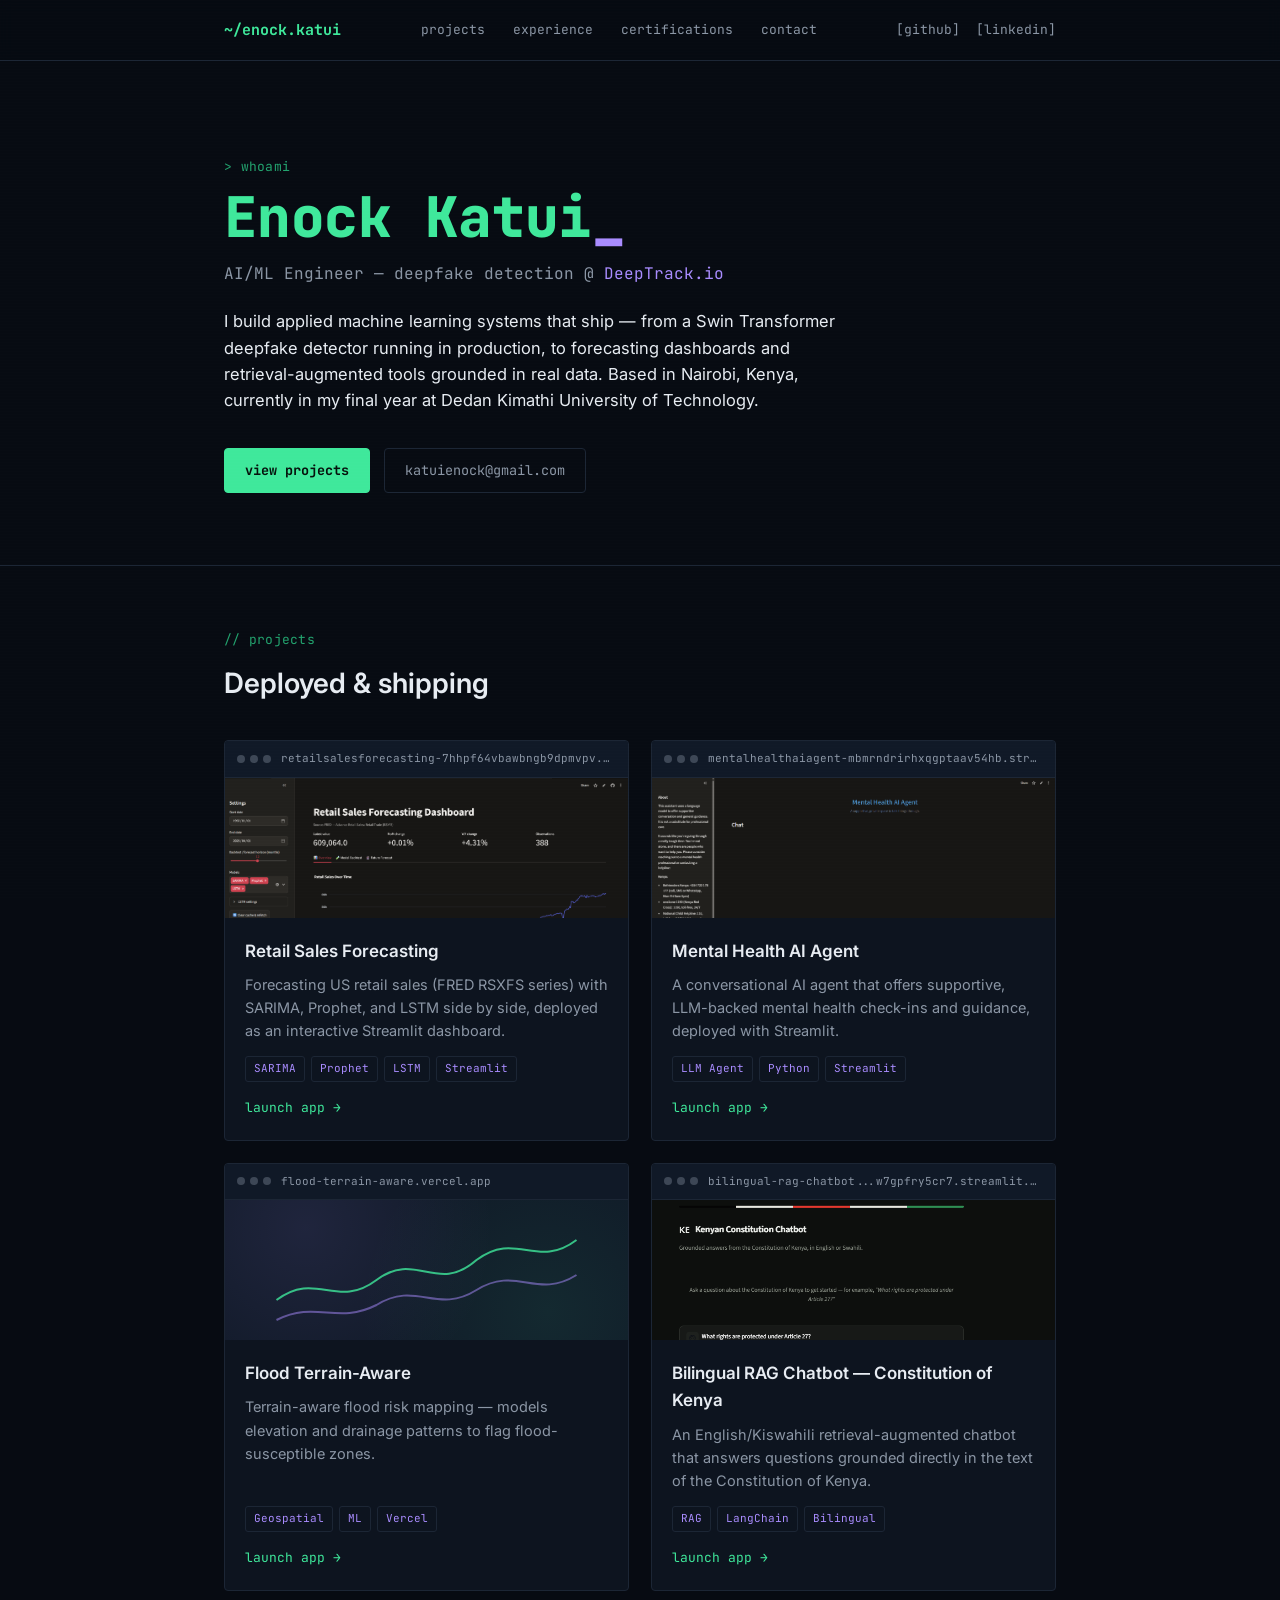
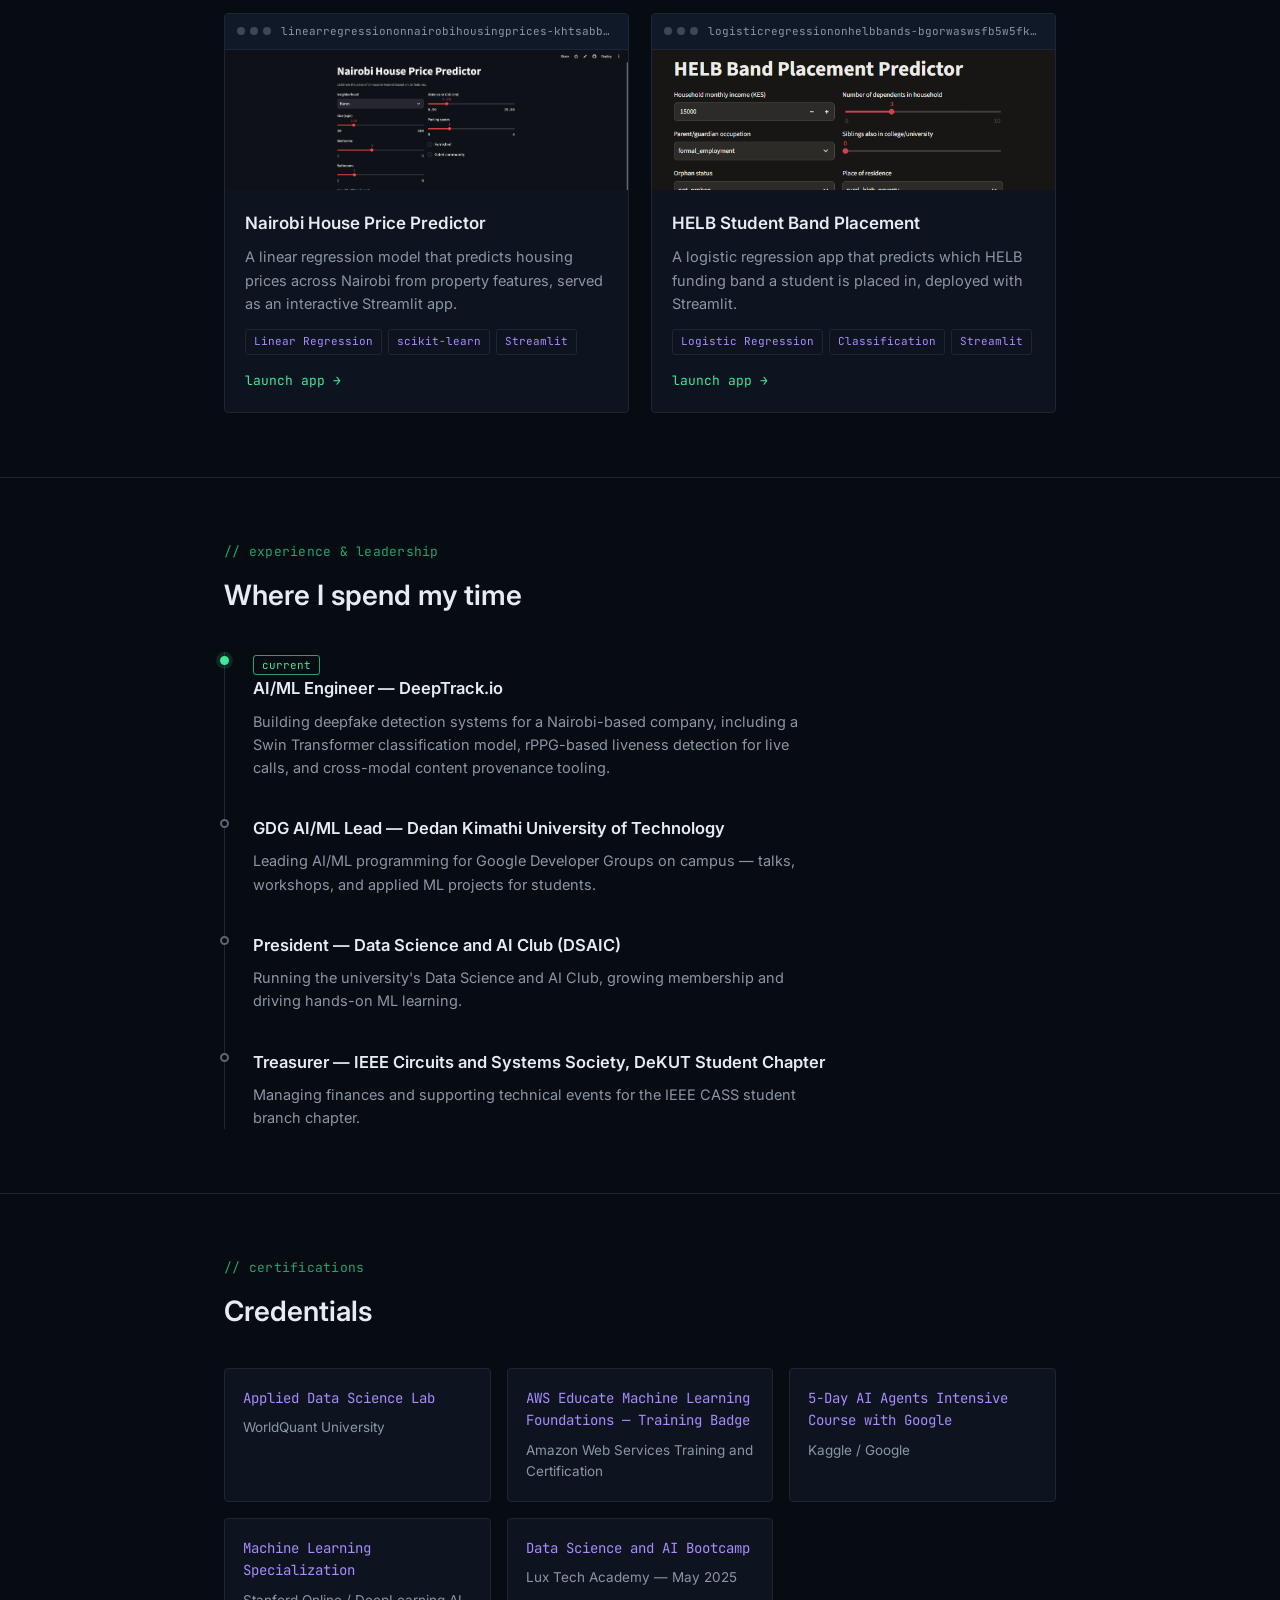
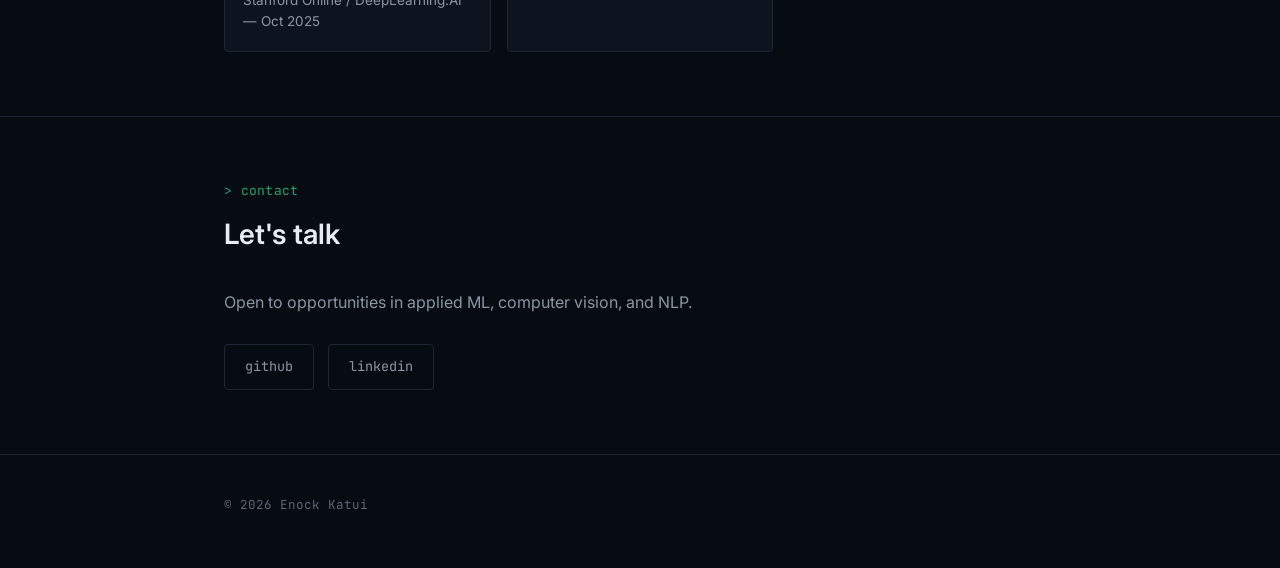
<file: index.html>
<!DOCTYPE html>
<html lang="en">
<head>
<meta charset="UTF-8">
<meta name="viewport" content="width=device-width, initial-scale=1.0">
<title>Enock Katui — AI/ML Engineer</title>
<meta name="description" content="Enock Katui — AI/ML Engineer building deepfake detection systems, forecasting pipelines, and applied ML tools. Nairobi, Kenya.">
<link rel="preconnect" href="https://fonts.googleapis.com">
<link rel="preconnect" href="https://fonts.gstatic.com" crossorigin>
<link href="https://fonts.googleapis.com/css2?family=JetBrains+Mono:wght@400;500;700;800&family=Inter:wght@400;500;600&display=swap" rel="stylesheet">
<link rel="stylesheet" href="styles.css">
</head>
<body>

<div class="scanline" aria-hidden="true"></div>

<header class="nav" id="top">
  <div class="wrap nav__inner">
    <a class="nav__brand" href="#top">~/enock.katui</a>
    <nav class="nav__links">
      <a href="#projects">projects</a>
      <a href="#experience">experience</a>
      <a href="#certifications">certifications</a>
      <a href="#contact">contact</a>
    </nav>
    <div class="nav__social">
      <a href="https://github.com/Lord-LLM" target="_blank" rel="noopener">[github]</a>
      <a href="https://www.linkedin.com/in/lord-llm/" target="_blank" rel="noopener">[linkedin]</a>
    </div>
  </div>
</header>

<main>

  <!-- HERO -->
  <section class="hero wrap">
    <p class="mono label">&gt; whoami</p>
    <h1 class="hero__name">Enock Katui<span class="cursor" aria-hidden="true">_</span></h1>
    <p class="hero__role">AI/ML Engineer — deepfake detection <span class="dim">@</span> <a href="https://deeptrack.io" target="_blank" rel="noopener" class="link-inline">DeepTrack.io</a></p>
    <p class="hero__bio">I build applied machine learning systems that ship — from a Swin Transformer deepfake detector running in production, to forecasting dashboards and retrieval-augmented tools grounded in real data. Based in Nairobi, Kenya, currently in my final year at Dedan Kimathi University of Technology.</p>
    <div class="hero__cta">
      <a href="#projects" class="btn btn--primary">view projects</a>
      <a href="mailto:katuienock@gmail.com" class="btn btn--ghost">katuienock@gmail.com</a>
    </div>
  </section>

  <!-- PROJECTS -->
  <section class="section" id="projects">
    <div class="wrap">
      <p class="mono label">// projects</p>
      <h2 class="section__title">Deployed &amp; shipping</h2>

      <div class="grid grid--projects">

        <!-- Project 1 -->
        <article class="card">
          <div class="browser-bar">
            <div class="browser-dots"><span></span><span></span><span></span></div>
            <div class="browser-url">retailsalesforecasting-7hhpf64vbawbngb9dpmvpv.streamlit.app</div>
          </div>
          <div class="preview preview--forecast" aria-hidden="true">
            <img class="preview__shot" loading="lazy"
                 src="Retail%20sales%20forecasting.png"
                 alt="" onerror="this.remove()">
            <svg viewBox="0 0 300 140" class="preview__svg">
              <polyline points="0,110 30,95 60,100 90,70 120,80 150,50 180,60 210,35 240,45 270,20 300,30" class="preview__line preview__line--a"/>
              <polyline points="0,120 30,118 60,112 90,108 120,100 150,95 180,88 210,80 240,72 270,65 300,55" class="preview__line preview__line--b"/>
            </svg>
          </div>
          <div class="card__body">
            <h3>Retail Sales Forecasting</h3>
            <p>Forecasting US retail sales (FRED RSXFS series) with SARIMA, Prophet, and LSTM side by side, deployed as an interactive Streamlit dashboard.</p>
            <div class="tags"><span>SARIMA</span><span>Prophet</span><span>LSTM</span><span>Streamlit</span></div>
            <a class="card__link" href="https://retailsalesforecasting-7hhpf64vbawbngb9dpmvpv.streamlit.app/" target="_blank" rel="noopener">launch app →</a>
          </div>
        </article>

        <!-- Project 2 -->
        <article class="card">
          <div class="browser-bar">
            <div class="browser-dots"><span></span><span></span><span></span></div>
            <div class="browser-url">mentalhealthaiagent-mbmrndrirhxqgptaav54hb.streamlit.app</div>
          </div>
          <div class="preview preview--chat" aria-hidden="true">
            <img class="preview__shot" loading="lazy"
                 src="Mental%20health%20chatbot.png"
                 alt="" onerror="this.remove()">
            <svg viewBox="0 0 300 140" class="preview__svg">
              <rect x="20" y="20" width="140" height="28" rx="6" class="preview__bubble preview__bubble--a"/>
              <rect x="140" y="58" width="140" height="28" rx="6" class="preview__bubble preview__bubble--b"/>
              <rect x="20" y="96" width="110" height="28" rx="6" class="preview__bubble preview__bubble--a"/>
            </svg>
          </div>
          <div class="card__body">
            <h3>Mental Health AI Agent</h3>
            <p>A conversational AI agent that offers supportive, LLM-backed mental health check-ins and guidance, deployed with Streamlit.</p>
            <div class="tags"><span>LLM Agent</span><span>Python</span><span>Streamlit</span></div>
            <a class="card__link" href="https://mentalhealthaiagent-mbmrndrirhxqgptaav54hb.streamlit.app/" target="_blank" rel="noopener">launch app →</a>
          </div>
        </article>

        <!-- Project 3 -->
        <article class="card">
          <div class="browser-bar">
            <div class="browser-dots"><span></span><span></span><span></span></div>
            <div class="browser-url">flood-terrain-aware.vercel.app</div>
          </div>
          <div class="preview preview--terrain" aria-hidden="true">
            <img class="preview__shot" loading="lazy"
                 src="https://s.wordpress.com/mshots/v1/https%3A%2F%2Fflood-terrain-aware.vercel.app%2F?w=600&amp;h=280"
                 alt="" onerror="this.remove()">
            <svg viewBox="0 0 300 140" class="preview__svg">
              <path d="M0,100 C40,70 60,110 100,80 C140,50 160,95 200,60 C240,30 260,70 300,40" class="preview__contour preview__contour--a"/>
              <path d="M0,120 C40,100 60,125 100,105 C140,80 160,115 200,90 C240,65 260,100 300,75" class="preview__contour preview__contour--b"/>
            </svg>
          </div>
          <div class="card__body">
            <h3>Flood Terrain-Aware</h3>
            <p>Terrain-aware flood risk mapping — models elevation and drainage patterns to flag flood-susceptible zones.</p>
            <div class="tags"><span>Geospatial</span><span>ML</span><span>Vercel</span></div>
            <a class="card__link" href="https://flood-terrain-aware.vercel.app/" target="_blank" rel="noopener">launch app →</a>
          </div>
        </article>

        <!-- Project 4 -->
        <article class="card">
          <div class="browser-bar">
            <div class="browser-dots"><span></span><span></span><span></span></div>
            <div class="browser-url">bilingual-rag-chatbot...w7gpfry5cr7.streamlit.app</div>
          </div>
          <div class="preview preview--rag" aria-hidden="true">
            <img class="preview__shot" loading="lazy"
                 src="Kenyan%20constitution%20chatbot.png"
                 alt="" onerror="this.remove()">
            <svg viewBox="0 0 300 140" class="preview__svg">
              <circle cx="150" cy="70" r="10" class="preview__node preview__node--core"/>
              <circle cx="70" cy="30" r="6" class="preview__node"/>
              <circle cx="230" cy="35" r="6" class="preview__node"/>
              <circle cx="50" cy="105" r="6" class="preview__node"/>
              <circle cx="240" cy="110" r="6" class="preview__node"/>
              <line x1="150" y1="70" x2="70" y2="30" class="preview__edge"/>
              <line x1="150" y1="70" x2="230" y2="35" class="preview__edge"/>
              <line x1="150" y1="70" x2="50" y2="105" class="preview__edge"/>
              <line x1="150" y1="70" x2="240" y2="110" class="preview__edge"/>
            </svg>
          </div>
          <div class="card__body">
            <h3>Bilingual RAG Chatbot — Constitution of Kenya</h3>
            <p>An English/Kiswahili retrieval-augmented chatbot that answers questions grounded directly in the text of the Constitution of Kenya.</p>
            <div class="tags"><span>RAG</span><span>LangChain</span><span>Bilingual</span></div>
            <a class="card__link" href="https://bilingual-rag-chatbot-on-the-constitution-of-kenya-w7gpfry5cr7.streamlit.app/" target="_blank" rel="noopener">launch app →</a>
          </div>
        </article>

        <!-- Project 5 -->
        <article class="card">
          <div class="browser-bar">
            <div class="browser-dots"><span></span><span></span><span></span></div>
            <div class="browser-url">linearregressiononnairobihousingprices-khtsabb4urqbd5hbvm9b9r.streamlit.app</div>
          </div>
          <div class="preview" aria-hidden="true">
            <img class="preview__shot" loading="lazy" src="Nairobi%20House%20Price%20Predictor.png" alt="" onerror="this.remove()">
          </div>
          <div class="card__body">
            <h3>Nairobi House Price Predictor</h3>
            <p>A linear regression model that predicts housing prices across Nairobi from property features, served as an interactive Streamlit app.</p>
            <div class="tags"><span>Linear Regression</span><span>scikit-learn</span><span>Streamlit</span></div>
            <a class="card__link" href="https://linearregressiononnairobihousingprices-khtsabb4urqbd5hbvm9b9r.streamlit.app/" target="_blank" rel="noopener">launch app →</a>
          </div>
        </article>

        <!-- Project 6 -->
        <article class="card">
          <div class="browser-bar">
            <div class="browser-dots"><span></span><span></span><span></span></div>
            <div class="browser-url">logisticregressiononhelbbands-bgorwaswsfb5w5fkygd7k2.streamlit.app</div>
          </div>
          <div class="preview" aria-hidden="true">
            <img class="preview__shot" loading="lazy" src="Student%20loan%20categorisation.png" alt="" onerror="this.remove()">
          </div>
          <div class="card__body">
            <h3>HELB Student Band Placement</h3>
            <p>A logistic regression app that predicts which HELB funding band a student is placed in, deployed with Streamlit.</p>
            <div class="tags"><span>Logistic Regression</span><span>Classification</span><span>Streamlit</span></div>
            <a class="card__link" href="https://logisticregressiononhelbbands-bgorwaswsfb5w5fkygd7k2.streamlit.app/" target="_blank" rel="noopener">launch app →</a>
          </div>
        </article>

      </div>
    </div>
  </section>

  <!-- EXPERIENCE -->
  <section class="section" id="experience">
    <div class="wrap">
      <p class="mono label">// experience &amp; leadership</p>
      <h2 class="section__title">Where I spend my time</h2>

      <ol class="timeline">
        <li class="timeline__item">
          <div class="timeline__marker timeline__marker--current"></div>
          <div class="timeline__content">
            <p class="timeline__meta"><span class="timeline__tag">current</span></p>
            <h3>AI/ML Engineer — DeepTrack.io</h3>
            <p>Building deepfake detection systems for a Nairobi-based company, including a Swin Transformer classification model, rPPG-based liveness detection for live calls, and cross-modal content provenance tooling.</p>
          </div>
        </li>
        <li class="timeline__item">
          <div class="timeline__marker"></div>
          <div class="timeline__content">
            <h3>GDG AI/ML Lead — Dedan Kimathi University of Technology</h3>
            <p>Leading AI/ML programming for Google Developer Groups on campus — talks, workshops, and applied ML projects for students.</p>
          </div>
        </li>
        <li class="timeline__item">
          <div class="timeline__marker"></div>
          <div class="timeline__content">
            <h3>President — Data Science and AI Club (DSAIC)</h3>
            <p>Running the university's Data Science and AI Club, growing membership and driving hands-on ML learning.</p>
          </div>
        </li>
        <li class="timeline__item">
          <div class="timeline__marker"></div>
          <div class="timeline__content">
            <h3>Treasurer — IEEE Circuits and Systems Society, DeKUT Student Chapter</h3>
            <p>Managing finances and supporting technical events for the IEEE CASS student branch chapter.</p>
          </div>
        </li>
      </ol>
    </div>
  </section>

  <!-- CERTIFICATIONS -->
  <section class="section" id="certifications">
    <div class="wrap">
      <p class="mono label">// certifications</p>
      <h2 class="section__title">Credentials</h2>

      <div class="grid grid--certs">

        <a class="cert" href="https://www.credly.com/badges/97424758-5103-44c8-afd4-69c0ae13b800/linked_in_profile" target="_blank" rel="noopener">
          <p class="cert__title">Applied Data Science Lab</p>
          <p class="cert__issuer">WorldQuant University</p>
        </a>

        <a class="cert" href="https://www.credly.com/badges/3197c412-7dfe-41b3-b840-293e3fcc714b/linked_in_profile" target="_blank" rel="noopener">
          <p class="cert__title">AWS Educate Machine Learning Foundations — Training Badge</p>
          <p class="cert__issuer">Amazon Web Services Training and Certification</p>
        </a>

        <a class="cert" href="https://www.kaggle.com/certification/badges/enockkatui/105" target="_blank" rel="noopener">
          <p class="cert__title">5-Day AI Agents Intensive Course with Google</p>
          <p class="cert__issuer">Kaggle / Google</p>
        </a>

        <a class="cert" href="https://www.coursera.org/account/accomplishments/specialization/FD9NYO2J9P66" target="_blank" rel="noopener">
          <p class="cert__title">Machine Learning Specialization</p>
          <p class="cert__issuer">Stanford Online / DeepLearning.AI — Oct 2025</p>
        </a>

        <a class="cert" href="https://preprod-wallet.certifyme.dev/verify/1eb59add24140" target="_blank" rel="noopener">
          <p class="cert__title">Data Science and AI Bootcamp</p>
          <p class="cert__issuer">Lux Tech Academy — May 2025</p>
        </a>

      </div>
    </div>
  </section>

  <!-- CONTACT -->
  <section class="section" id="contact">
    <div class="wrap contact">
      <p class="mono label">&gt; contact</p>
      <h2 class="section__title">Let's talk</h2>
      <p class="contact__text">Open to opportunities in applied ML, computer vision, and NLP.</p>
      <div class="contact__links">
        <a href="https://github.com/Lord-LLM" target="_blank" rel="noopener" class="btn btn--ghost">github</a>
        <a href="https://www.linkedin.com/in/lord-llm/" target="_blank" rel="noopener" class="btn btn--ghost">linkedin</a>
      </div>
    </div>
  </section>

</main>

<footer class="footer">
  <div class="wrap footer__inner">
    <p>© <span id="year"></span> Enock Katui</p>
  </div>
</footer>

<script src="script.js"></script>
</body>
</html>
</file>
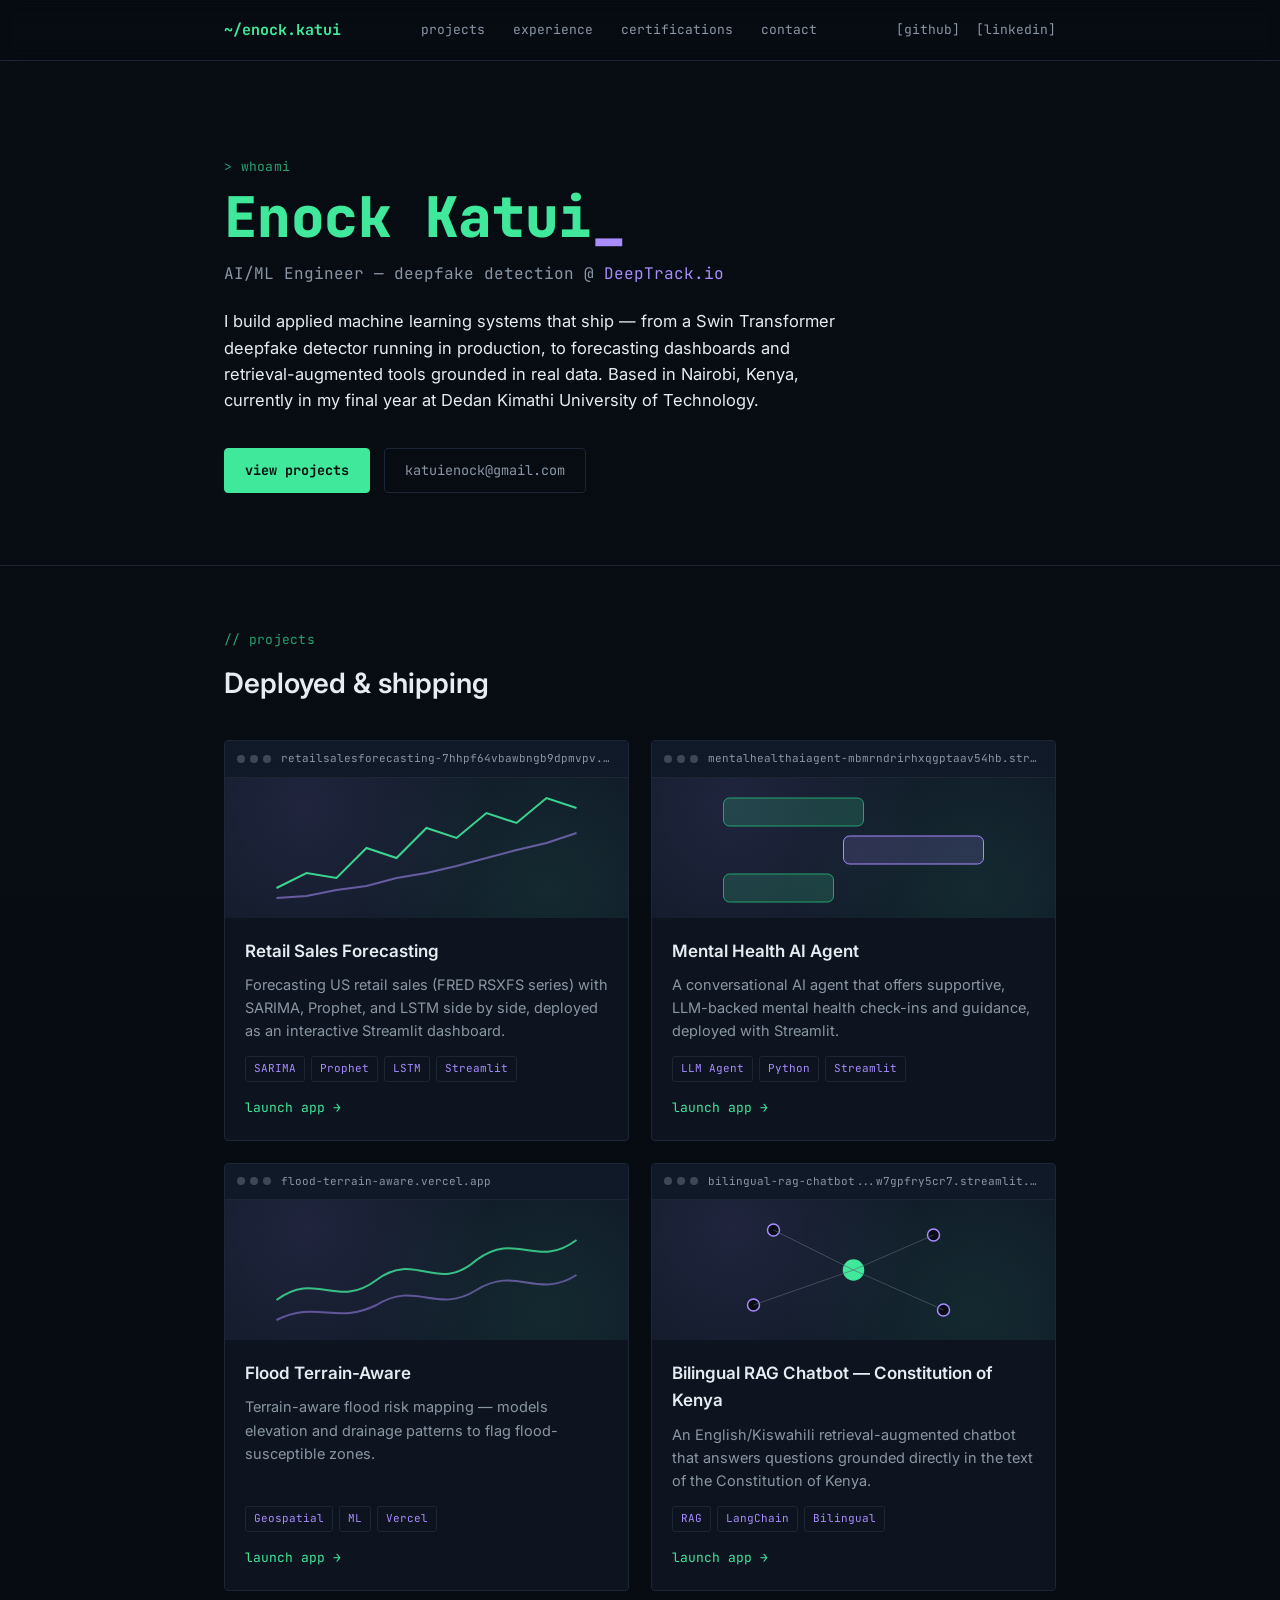
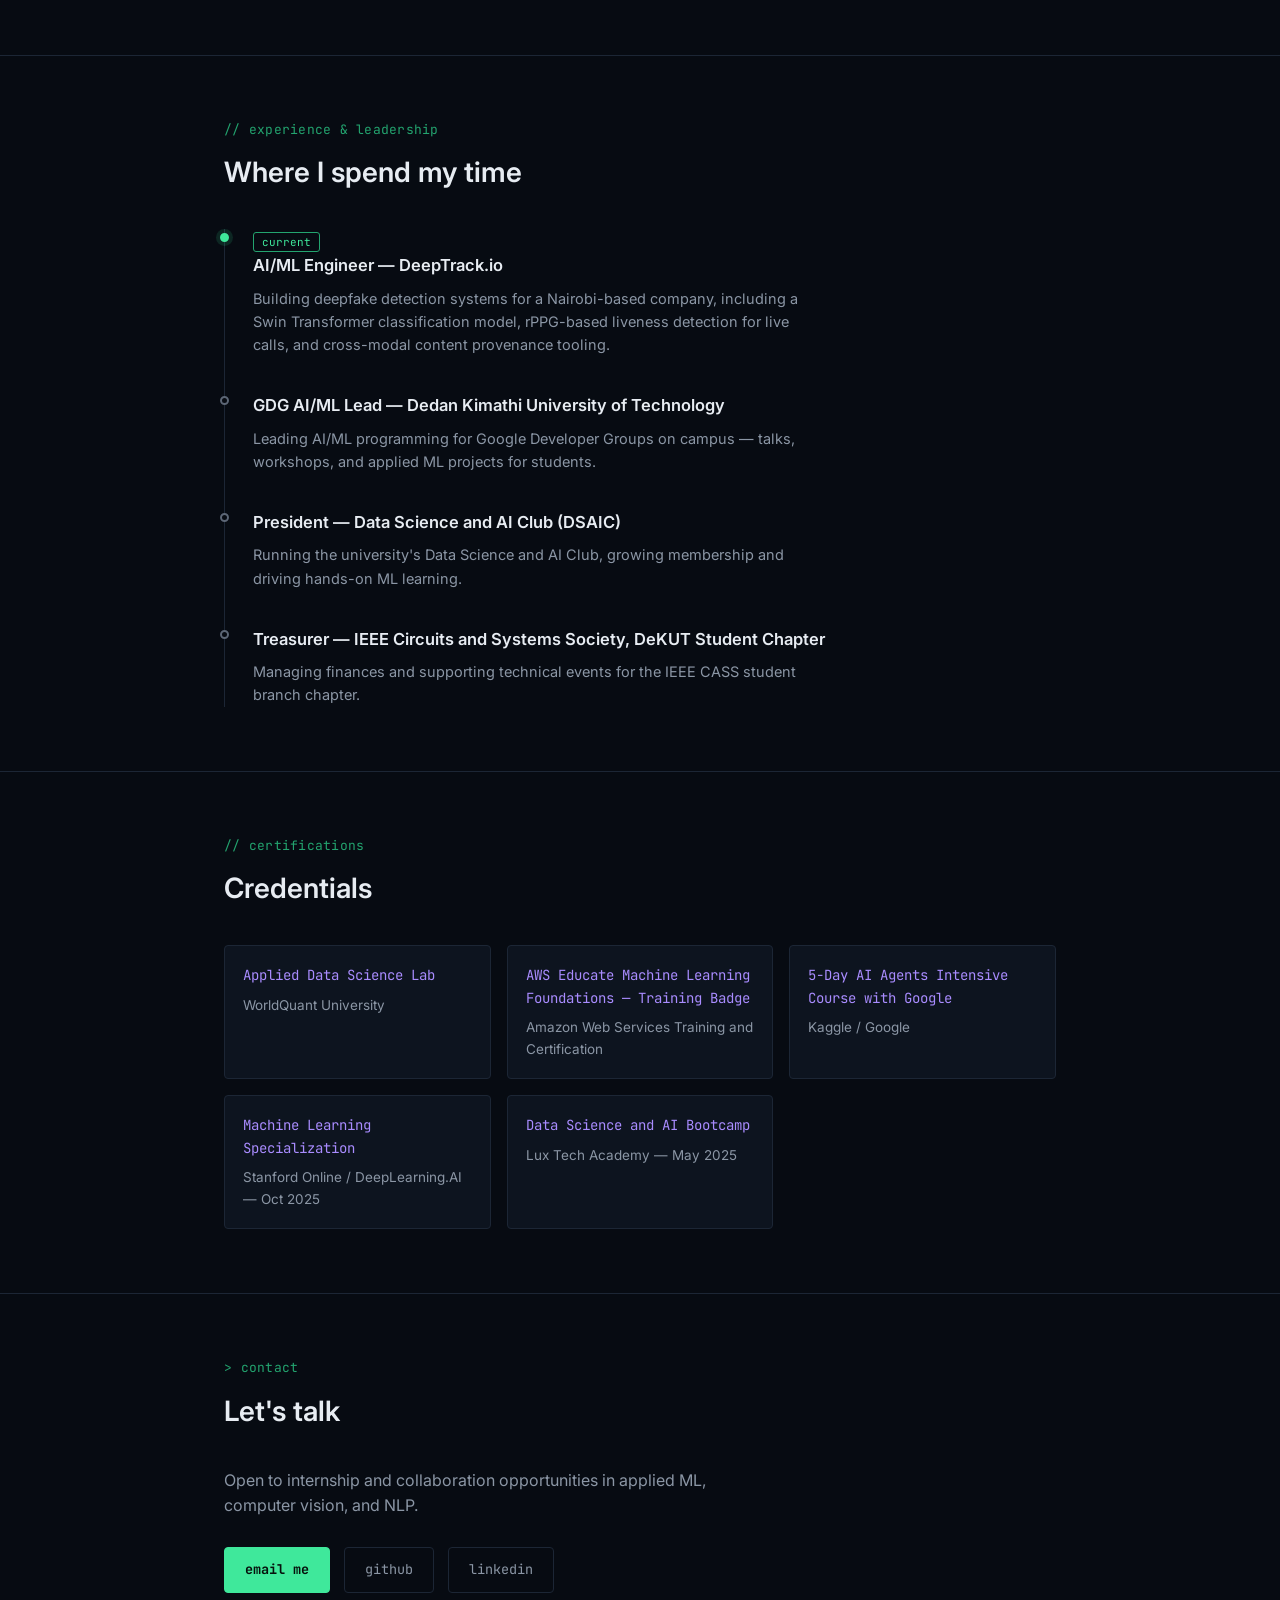
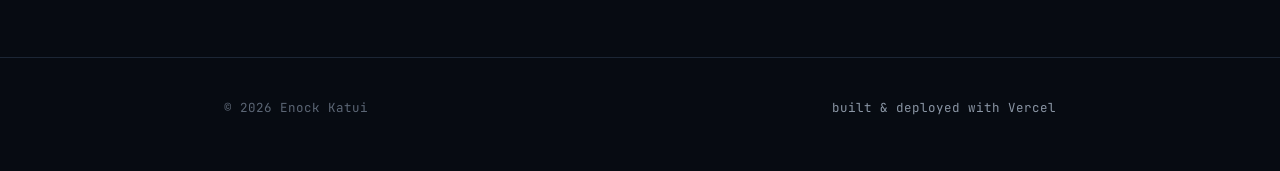
<file: files (1)/index.html>
<!DOCTYPE html>
<html lang="en">
<head>
<meta charset="UTF-8">
<meta name="viewport" content="width=device-width, initial-scale=1.0">
<title>Enock Katui — AI/ML Engineer</title>
<meta name="description" content="Enock Katui — AI/ML Engineer building deepfake detection systems, forecasting pipelines, and applied ML tools. Nairobi, Kenya.">
<link rel="preconnect" href="https://fonts.googleapis.com">
<link rel="preconnect" href="https://fonts.gstatic.com" crossorigin>
<link href="https://fonts.googleapis.com/css2?family=JetBrains+Mono:wght@400;500;700;800&family=Inter:wght@400;500;600&display=swap" rel="stylesheet">
<link rel="stylesheet" href="styles.css">
</head>
<body>

<div class="scanline" aria-hidden="true"></div>

<header class="nav" id="top">
  <div class="wrap nav__inner">
    <a class="nav__brand" href="#top">~/enock.katui</a>
    <nav class="nav__links">
      <a href="#projects">projects</a>
      <a href="#experience">experience</a>
      <a href="#certifications">certifications</a>
      <a href="#contact">contact</a>
    </nav>
    <div class="nav__social">
      <a href="https://github.com/Lord-LLM" target="_blank" rel="noopener">[github]</a>
      <a href="https://www.linkedin.com/in/lord-llm/" target="_blank" rel="noopener">[linkedin]</a>
    </div>
  </div>
</header>

<main>

  <!-- HERO -->
  <section class="hero wrap">
    <p class="mono label">&gt; whoami</p>
    <h1 class="hero__name">Enock Katui<span class="cursor" aria-hidden="true">_</span></h1>
    <p class="hero__role">AI/ML Engineer — deepfake detection <span class="dim">@</span> <a href="https://deeptrack.io" target="_blank" rel="noopener" class="link-inline">DeepTrack.io</a></p>
    <p class="hero__bio">I build applied machine learning systems that ship — from a Swin Transformer deepfake detector running in production, to forecasting dashboards and retrieval-augmented tools grounded in real data. Based in Nairobi, Kenya, currently in my final year at Dedan Kimathi University of Technology.</p>
    <div class="hero__cta">
      <a href="#projects" class="btn btn--primary">view projects</a>
      <a href="mailto:katuienock@gmail.com" class="btn btn--ghost">katuienock@gmail.com</a>
    </div>
  </section>

  <!-- PROJECTS -->
  <section class="section" id="projects">
    <div class="wrap">
      <p class="mono label">// projects</p>
      <h2 class="section__title">Deployed &amp; shipping</h2>

      <div class="grid grid--projects">

        <!-- Project 1 -->
        <article class="card">
          <div class="browser-bar">
            <div class="browser-dots"><span></span><span></span><span></span></div>
            <div class="browser-url">retailsalesforecasting-7hhpf64vbawbngb9dpmvpv.streamlit.app</div>
          </div>
          <div class="preview preview--forecast" aria-hidden="true">
            <svg viewBox="0 0 300 140" class="preview__svg">
              <polyline points="0,110 30,95 60,100 90,70 120,80 150,50 180,60 210,35 240,45 270,20 300,30" class="preview__line preview__line--a"/>
              <polyline points="0,120 30,118 60,112 90,108 120,100 150,95 180,88 210,80 240,72 270,65 300,55" class="preview__line preview__line--b"/>
            </svg>
          </div>
          <div class="card__body">
            <h3>Retail Sales Forecasting</h3>
            <p>Forecasting US retail sales (FRED RSXFS series) with SARIMA, Prophet, and LSTM side by side, deployed as an interactive Streamlit dashboard.</p>
            <div class="tags"><span>SARIMA</span><span>Prophet</span><span>LSTM</span><span>Streamlit</span></div>
            <a class="card__link" href="https://retailsalesforecasting-7hhpf64vbawbngb9dpmvpv.streamlit.app/" target="_blank" rel="noopener">launch app →</a>
          </div>
        </article>

        <!-- Project 2 -->
        <article class="card">
          <div class="browser-bar">
            <div class="browser-dots"><span></span><span></span><span></span></div>
            <div class="browser-url">mentalhealthaiagent-mbmrndrirhxqgptaav54hb.streamlit.app</div>
          </div>
          <div class="preview preview--chat" aria-hidden="true">
            <svg viewBox="0 0 300 140" class="preview__svg">
              <rect x="20" y="20" width="140" height="28" rx="6" class="preview__bubble preview__bubble--a"/>
              <rect x="140" y="58" width="140" height="28" rx="6" class="preview__bubble preview__bubble--b"/>
              <rect x="20" y="96" width="110" height="28" rx="6" class="preview__bubble preview__bubble--a"/>
            </svg>
          </div>
          <div class="card__body">
            <h3>Mental Health AI Agent</h3>
            <p>A conversational AI agent that offers supportive, LLM-backed mental health check-ins and guidance, deployed with Streamlit.</p>
            <div class="tags"><span>LLM Agent</span><span>Python</span><span>Streamlit</span></div>
            <a class="card__link" href="https://mentalhealthaiagent-mbmrndrirhxqgptaav54hb.streamlit.app/" target="_blank" rel="noopener">launch app →</a>
          </div>
        </article>

        <!-- Project 3 -->
        <article class="card">
          <div class="browser-bar">
            <div class="browser-dots"><span></span><span></span><span></span></div>
            <div class="browser-url">flood-terrain-aware.vercel.app</div>
          </div>
          <div class="preview preview--terrain" aria-hidden="true">
            <svg viewBox="0 0 300 140" class="preview__svg">
              <path d="M0,100 C40,70 60,110 100,80 C140,50 160,95 200,60 C240,30 260,70 300,40" class="preview__contour preview__contour--a"/>
              <path d="M0,120 C40,100 60,125 100,105 C140,80 160,115 200,90 C240,65 260,100 300,75" class="preview__contour preview__contour--b"/>
            </svg>
          </div>
          <div class="card__body">
            <h3>Flood Terrain-Aware</h3>
            <p>Terrain-aware flood risk mapping — models elevation and drainage patterns to flag flood-susceptible zones.</p>
            <div class="tags"><span>Geospatial</span><span>ML</span><span>Vercel</span></div>
            <a class="card__link" href="https://flood-terrain-aware.vercel.app/" target="_blank" rel="noopener">launch app →</a>
          </div>
        </article>

        <!-- Project 4 -->
        <article class="card">
          <div class="browser-bar">
            <div class="browser-dots"><span></span><span></span><span></span></div>
            <div class="browser-url">bilingual-rag-chatbot...w7gpfry5cr7.streamlit.app</div>
          </div>
          <div class="preview preview--rag" aria-hidden="true">
            <svg viewBox="0 0 300 140" class="preview__svg">
              <circle cx="150" cy="70" r="10" class="preview__node preview__node--core"/>
              <circle cx="70" cy="30" r="6" class="preview__node"/>
              <circle cx="230" cy="35" r="6" class="preview__node"/>
              <circle cx="50" cy="105" r="6" class="preview__node"/>
              <circle cx="240" cy="110" r="6" class="preview__node"/>
              <line x1="150" y1="70" x2="70" y2="30" class="preview__edge"/>
              <line x1="150" y1="70" x2="230" y2="35" class="preview__edge"/>
              <line x1="150" y1="70" x2="50" y2="105" class="preview__edge"/>
              <line x1="150" y1="70" x2="240" y2="110" class="preview__edge"/>
            </svg>
          </div>
          <div class="card__body">
            <h3>Bilingual RAG Chatbot — Constitution of Kenya</h3>
            <p>An English/Kiswahili retrieval-augmented chatbot that answers questions grounded directly in the text of the Constitution of Kenya.</p>
            <div class="tags"><span>RAG</span><span>LangChain</span><span>Bilingual</span></div>
            <a class="card__link" href="https://bilingual-rag-chatbot-on-the-constitution-of-kenya-w7gpfry5cr7.streamlit.app/" target="_blank" rel="noopener">launch app →</a>
          </div>
        </article>

      </div>
    </div>
  </section>

  <!-- EXPERIENCE -->
  <section class="section" id="experience">
    <div class="wrap">
      <p class="mono label">// experience &amp; leadership</p>
      <h2 class="section__title">Where I spend my time</h2>

      <ol class="timeline">
        <li class="timeline__item">
          <div class="timeline__marker timeline__marker--current"></div>
          <div class="timeline__content">
            <p class="timeline__meta"><span class="timeline__tag">current</span></p>
            <h3>AI/ML Engineer — DeepTrack.io</h3>
            <p>Building deepfake detection systems for a Nairobi-based company, including a Swin Transformer classification model, rPPG-based liveness detection for live calls, and cross-modal content provenance tooling.</p>
          </div>
        </li>
        <li class="timeline__item">
          <div class="timeline__marker"></div>
          <div class="timeline__content">
            <h3>GDG AI/ML Lead — Dedan Kimathi University of Technology</h3>
            <p>Leading AI/ML programming for Google Developer Groups on campus — talks, workshops, and applied ML projects for students.</p>
          </div>
        </li>
        <li class="timeline__item">
          <div class="timeline__marker"></div>
          <div class="timeline__content">
            <h3>President — Data Science and AI Club (DSAIC)</h3>
            <p>Running the university's Data Science and AI Club, growing membership and driving hands-on ML learning.</p>
          </div>
        </li>
        <li class="timeline__item">
          <div class="timeline__marker"></div>
          <div class="timeline__content">
            <h3>Treasurer — IEEE Circuits and Systems Society, DeKUT Student Chapter</h3>
            <p>Managing finances and supporting technical events for the IEEE CASS student branch chapter.</p>
          </div>
        </li>
      </ol>
    </div>
  </section>

  <!-- CERTIFICATIONS -->
  <section class="section" id="certifications">
    <div class="wrap">
      <p class="mono label">// certifications</p>
      <h2 class="section__title">Credentials</h2>

      <div class="grid grid--certs">

        <a class="cert" href="https://www.credly.com/badges/97424758-5103-44c8-afd4-69c0ae13b800/linked_in_profile" target="_blank" rel="noopener">
          <p class="cert__title">Applied Data Science Lab</p>
          <p class="cert__issuer">WorldQuant University</p>
        </a>

        <a class="cert" href="https://www.credly.com/badges/3197c412-7dfe-41b3-b840-293e3fcc714b/linked_in_profile" target="_blank" rel="noopener">
          <p class="cert__title">AWS Educate Machine Learning Foundations — Training Badge</p>
          <p class="cert__issuer">Amazon Web Services Training and Certification</p>
        </a>

        <a class="cert" href="https://www.kaggle.com/certification/badges/enockkatui/105" target="_blank" rel="noopener">
          <p class="cert__title">5-Day AI Agents Intensive Course with Google</p>
          <p class="cert__issuer">Kaggle / Google</p>
        </a>

        <a class="cert" href="https://www.coursera.org/account/accomplishments/specialization/FD9NYO2J9P66" target="_blank" rel="noopener">
          <p class="cert__title">Machine Learning Specialization</p>
          <p class="cert__issuer">Stanford Online / DeepLearning.AI — Oct 2025</p>
        </a>

        <a class="cert" href="https://preprod-wallet.certifyme.dev/verify/1eb59add24140" target="_blank" rel="noopener">
          <p class="cert__title">Data Science and AI Bootcamp</p>
          <p class="cert__issuer">Lux Tech Academy — May 2025</p>
        </a>

      </div>
    </div>
  </section>

  <!-- CONTACT -->
  <section class="section" id="contact">
    <div class="wrap contact">
      <p class="mono label">&gt; contact</p>
      <h2 class="section__title">Let's talk</h2>
      <p class="contact__text">Open to internship and collaboration opportunities in applied ML, computer vision, and NLP.</p>
      <div class="contact__links">
        <a href="mailto:katuienock@gmail.com" class="btn btn--primary">email me</a>
        <a href="https://github.com/Lord-LLM" target="_blank" rel="noopener" class="btn btn--ghost">github</a>
        <a href="https://www.linkedin.com/in/lord-llm/" target="_blank" rel="noopener" class="btn btn--ghost">linkedin</a>
      </div>
    </div>
  </section>

</main>

<footer class="footer">
  <div class="wrap footer__inner">
    <p>© <span id="year"></span> Enock Katui</p>
    <p class="dim">built &amp; deployed with Vercel</p>
  </div>
</footer>

<script src="script.js"></script>
</body>
</html>
</file>
<file: styles.css>
/* ---------- tokens ---------- */
:root{
  --bg: #070B12;
  --bg-panel: #0D141F;
  --bg-panel-2: #101927;
  --border: #1C2635;
  --green: #3FE89B;
  --green-dim: #23A46F;
  --purple: #A98CFF;
  --text: #E7ECF2;
  --text-dim: #8B96A5;
  --text-dimmer: #5C6675;

  --mono: 'JetBrains Mono', 'SFMono-Regular', Menlo, Consolas, monospace;
  --sans: 'Inter', -apple-system, BlinkMacSystemFont, 'Segoe UI', sans-serif;

  --maxw: 880px;
  --radius: 4px;
}

*{ box-sizing: border-box; }
html{ scroll-behavior: smooth; }

body{
  margin:0;
  background: var(--bg);
  color: var(--text);
  font-family: var(--sans);
  font-size: 16px;
  line-height: 1.6;
  -webkit-font-smoothing: antialiased;
}

@media (prefers-reduced-motion: reduce){
  html{ scroll-behavior: auto; }
  *{ animation-duration: 0.001ms !important; animation-iteration-count: 1 !important; transition-duration: 0.001ms !important; }
}

a{ color: inherit; text-decoration: none; }
a:focus-visible, button:focus-visible{
  outline: 2px solid var(--green);
  outline-offset: 3px;
}

.wrap{
  max-width: var(--maxw);
  margin: 0 auto;
  padding: 0 24px;
}

.mono{ font-family: var(--mono); }
.dim{ color: var(--text-dim); }

.label{
  color: var(--green-dim);
  font-size: 13px;
  letter-spacing: 0.02em;
  margin: 0 0 10px;
}

/* faint scanline texture for the terminal feel, very subtle */
.scanline{
  position: fixed;
  inset: 0;
  pointer-events: none;
  z-index: 999;
  background: repeating-linear-gradient(
    to bottom,
    rgba(255,255,255,0.012) 0px,
    rgba(255,255,255,0.012) 1px,
    transparent 1px,
    transparent 3px
  );
  mix-blend-mode: overlay;
}

/* ---------- nav ---------- */
.nav{
  position: sticky;
  top: 0;
  z-index: 100;
  background: rgba(7,11,18,0.85);
  backdrop-filter: blur(8px);
  border-bottom: 1px solid var(--border);
}
.nav__inner{
  display:flex;
  align-items:center;
  justify-content: space-between;
  height: 60px;
}
.nav__brand{
  font-family: var(--mono);
  font-weight: 700;
  color: var(--green);
  font-size: 15px;
}
.nav__links{ display:flex; gap: 28px; }
.nav__links a{
  font-family: var(--mono);
  font-size: 13px;
  color: var(--text-dim);
  transition: color .15s ease;
}
.nav__links a:hover{ color: var(--text); }
.nav__social{ display:flex; gap: 16px; }
.nav__social a{
  font-family: var(--mono);
  font-size: 13px;
  color: var(--text-dim);
  transition: color .15s ease;
}
.nav__social a:hover{ color: var(--purple); }

@media (max-width: 640px){
  .nav__links{ display:none; }
}

/* ---------- hero ---------- */
.hero{
  padding: 96px 24px 72px;
}
.hero__name{
  font-family: var(--mono);
  font-weight: 800;
  font-size: clamp(36px, 7vw, 56px);
  line-height: 1.05;
  color: var(--green);
  margin: 0 0 14px;
  letter-spacing: -0.01em;
}
.cursor{
  display:inline-block;
  color: var(--purple);
  animation: blink 1.1s step-end infinite;
}
@keyframes blink{
  0%, 45%{ opacity: 1; }
  50%, 100%{ opacity: 0; }
}
.hero__role{
  font-family: var(--mono);
  font-size: 16px;
  color: var(--text-dim);
  margin: 0 0 22px;
}
.link-inline{
  color: var(--purple);
  border-bottom: 1px solid transparent;
  transition: border-color .15s ease;
}
.link-inline:hover{ border-bottom-color: var(--purple); }

.hero__bio{
  max-width: 62ch;
  color: var(--text);
  font-size: 16.5px;
  margin: 0 0 34px;
}

.hero__cta{ display:flex; gap: 14px; flex-wrap: wrap; }

.btn{
  display:inline-flex;
  align-items:center;
  padding: 11px 20px;
  border-radius: var(--radius);
  font-family: var(--mono);
  font-size: 13.5px;
  border: 1px solid var(--border);
  transition: border-color .15s ease, color .15s ease, background .15s ease;
}
.btn--primary{
  background: var(--green);
  color: #06110C;
  border-color: var(--green);
  font-weight: 700;
}
.btn--primary:hover{ background: #59F0AD; }
.btn--ghost{
  color: var(--text-dim);
  background: transparent;
}
.btn--ghost:hover{
  color: var(--text);
  border-color: var(--text-dimmer);
}

/* ---------- sections ---------- */
.section{
  padding: 64px 0;
  border-top: 1px solid var(--border);
}
.section__title{
  font-family: var(--sans);
  font-weight: 600;
  font-size: clamp(22px, 3.4vw, 28px);
  color: var(--text);
  margin: 0 0 34px;
}

/* ---------- project cards ---------- */
.grid--projects{
  display:grid;
  grid-template-columns: repeat(2, 1fr);
  gap: 22px;
}
@media (max-width: 720px){
  .grid--projects{ grid-template-columns: 1fr; }
}

.card{
  background: var(--bg-panel);
  border: 1px solid var(--border);
  border-radius: var(--radius);
  overflow: hidden;
  display:flex;
  flex-direction: column;
  transition: border-color .15s ease, transform .15s ease;
}
.card:hover{
  border-color: var(--green-dim);
}

.browser-bar{
  display:flex;
  align-items:center;
  gap: 10px;
  padding: 9px 12px;
  background: var(--bg-panel-2);
  border-bottom: 1px solid var(--border);
}
.browser-dots{ display:flex; gap: 5px; flex-shrink: 0; }
.browser-dots span{
  width: 8px; height: 8px; border-radius: 50%;
  background: var(--text-dimmer);
  opacity: .6;
}
.browser-url{
  font-family: var(--mono);
  font-size: 11px;
  color: var(--text-dim);
  white-space: nowrap;
  overflow: hidden;
  text-overflow: ellipsis;
}

.preview{
  height: 140px;
  position: relative;
  overflow: hidden;
  background:
    radial-gradient(circle at 20% 20%, rgba(169,140,255,0.10), transparent 55%),
    radial-gradient(circle at 80% 80%, rgba(63,232,155,0.08), transparent 55%),
    var(--bg-panel-2);
  display:flex;
  align-items:center;
  justify-content:center;
}
.preview__svg{ width: 100%; height: 100%; }

.preview__shot{
  position: absolute;
  inset: 0;
  width: 100%;
  height: 100%;
  object-fit: cover;
  object-position: top center;
  display: block;
}
.preview__shot ~ .preview__svg{ display: none; }

.preview__line{ fill:none; stroke-width: 2; }
.preview__line--a{ stroke: var(--green); opacity: .9; }
.preview__line--b{ stroke: var(--purple); opacity: .55; }

.preview__bubble--a{ fill: rgba(63,232,155,0.16); stroke: var(--green-dim); stroke-width: 1; }
.preview__bubble--b{ fill: rgba(169,140,255,0.16); stroke: var(--purple); stroke-width: 1; }

.preview__contour{ fill:none; stroke-width: 2; }
.preview__contour--a{ stroke: var(--green); opacity: .8; }
.preview__contour--b{ stroke: var(--purple); opacity: .5; }

.preview__node{ fill: var(--bg); stroke: var(--purple); stroke-width: 1.5; }
.preview__node--core{ fill: var(--green); stroke: var(--green); }
.preview__edge{ stroke: var(--text-dimmer); stroke-width: 1; opacity: .6; }

.card__body{ padding: 20px; flex: 1; display:flex; flex-direction:column; }
.card__body h3{
  margin: 0 0 8px;
  font-size: 17px;
  font-weight: 600;
  color: var(--text);
}
.card__body p{
  margin: 0 0 14px;
  font-size: 14.5px;
  color: var(--text-dim);
  flex: 1;
}
.tags{ display:flex; flex-wrap: wrap; gap: 6px; margin-bottom: 16px; }
.tags span{
  font-family: var(--mono);
  font-size: 11px;
  color: var(--purple);
  border: 1px solid var(--border);
  padding: 3px 8px;
  border-radius: 3px;
}
.card__link{
  font-family: var(--mono);
  font-size: 13px;
  color: var(--green);
  align-self: flex-start;
  border-bottom: 1px solid transparent;
  transition: border-color .15s ease;
}
.card__link:hover{ border-bottom-color: var(--green); }

/* ---------- timeline ---------- */
.timeline{
  list-style: none;
  margin: 0;
  padding: 0;
  border-left: 1px solid var(--border);
}
.timeline__item{
  position: relative;
  padding: 0 0 36px 28px;
}
.timeline__item:last-child{ padding-bottom: 0; }
.timeline__marker{
  position:absolute;
  left: -5px;
  top: 4px;
  width: 9px;
  height: 9px;
  border-radius: 50%;
  background: var(--bg);
  border: 2px solid var(--text-dimmer);
}
.timeline__marker--current{
  border-color: var(--green);
  background: var(--green);
  box-shadow: 0 0 0 4px rgba(63,232,155,0.12);
}
.timeline__meta{ margin: 0 0 6px; }
.timeline__tag{
  font-family: var(--mono);
  font-size: 11px;
  color: var(--green);
  border: 1px solid var(--green-dim);
  padding: 2px 8px;
  border-radius: 3px;
}
.timeline__content h3{
  margin: 0 0 8px;
  font-size: 16.5px;
  font-weight: 600;
  color: var(--text);
}
.timeline__content p{
  margin: 0;
  color: var(--text-dim);
  font-size: 14.5px;
  max-width: 62ch;
}

/* ---------- certifications ---------- */
.grid--certs{
  display:grid;
  grid-template-columns: repeat(auto-fill, minmax(240px, 1fr));
  gap: 16px;
}
.cert{
  display: block;
  border: 1px solid var(--border);
  border-radius: var(--radius);
  padding: 18px;
  background: var(--bg-panel);
  text-decoration: none;
  transition: border-color .15s ease, transform .15s ease;
}
.cert:hover{
  border-color: var(--purple);
  transform: translateY(-2px);
}
.cert--placeholder{
  border-style: dashed;
  border-color: var(--text-dimmer);
}
.cert--placeholder:hover{
  border-color: var(--text-dimmer);
  transform: none;
}
.cert__title{
  margin: 0 0 8px;
  font-family: var(--mono);
  font-size: 14px;
  color: var(--purple);
}
.cert__issuer{
  margin: 0;
  font-size: 13.5px;
  color: var(--text-dim);
}

/* ---------- contact ---------- */
.contact{ text-align: left; }
.contact__text{
  color: var(--text-dim);
  max-width: 55ch;
  margin: 0 0 28px;
}
.contact__links{ display:flex; gap: 14px; flex-wrap: wrap; }

/* ---------- footer ---------- */
.footer{
  border-top: 1px solid var(--border);
  padding: 28px 0 40px;
}
.footer__inner{
  display:flex;
  justify-content: space-between;
  font-family: var(--mono);
  font-size: 12.5px;
  color: var(--text-dimmer);
}
@media (max-width: 480px){
  .footer__inner{ flex-direction: column; gap: 6px; }
}
</file>
<file: files (1)/styles.css>
/* ---------- tokens ---------- */
:root{
  --bg: #070B12;
  --bg-panel: #0D141F;
  --bg-panel-2: #101927;
  --border: #1C2635;
  --green: #3FE89B;
  --green-dim: #23A46F;
  --purple: #A98CFF;
  --text: #E7ECF2;
  --text-dim: #8B96A5;
  --text-dimmer: #5C6675;

  --mono: 'JetBrains Mono', 'SFMono-Regular', Menlo, Consolas, monospace;
  --sans: 'Inter', -apple-system, BlinkMacSystemFont, 'Segoe UI', sans-serif;

  --maxw: 880px;
  --radius: 4px;
}

*{ box-sizing: border-box; }
html{ scroll-behavior: smooth; }

body{
  margin:0;
  background: var(--bg);
  color: var(--text);
  font-family: var(--sans);
  font-size: 16px;
  line-height: 1.6;
  -webkit-font-smoothing: antialiased;
}

@media (prefers-reduced-motion: reduce){
  html{ scroll-behavior: auto; }
  *{ animation-duration: 0.001ms !important; animation-iteration-count: 1 !important; transition-duration: 0.001ms !important; }
}

a{ color: inherit; text-decoration: none; }
a:focus-visible, button:focus-visible{
  outline: 2px solid var(--green);
  outline-offset: 3px;
}

.wrap{
  max-width: var(--maxw);
  margin: 0 auto;
  padding: 0 24px;
}

.mono{ font-family: var(--mono); }
.dim{ color: var(--text-dim); }

.label{
  color: var(--green-dim);
  font-size: 13px;
  letter-spacing: 0.02em;
  margin: 0 0 10px;
}

/* faint scanline texture for the terminal feel, very subtle */
.scanline{
  position: fixed;
  inset: 0;
  pointer-events: none;
  z-index: 999;
  background: repeating-linear-gradient(
    to bottom,
    rgba(255,255,255,0.012) 0px,
    rgba(255,255,255,0.012) 1px,
    transparent 1px,
    transparent 3px
  );
  mix-blend-mode: overlay;
}

/* ---------- nav ---------- */
.nav{
  position: sticky;
  top: 0;
  z-index: 100;
  background: rgba(7,11,18,0.85);
  backdrop-filter: blur(8px);
  border-bottom: 1px solid var(--border);
}
.nav__inner{
  display:flex;
  align-items:center;
  justify-content: space-between;
  height: 60px;
}
.nav__brand{
  font-family: var(--mono);
  font-weight: 700;
  color: var(--green);
  font-size: 15px;
}
.nav__links{ display:flex; gap: 28px; }
.nav__links a{
  font-family: var(--mono);
  font-size: 13px;
  color: var(--text-dim);
  transition: color .15s ease;
}
.nav__links a:hover{ color: var(--text); }
.nav__social{ display:flex; gap: 16px; }
.nav__social a{
  font-family: var(--mono);
  font-size: 13px;
  color: var(--text-dim);
  transition: color .15s ease;
}
.nav__social a:hover{ color: var(--purple); }

@media (max-width: 640px){
  .nav__links{ display:none; }
}

/* ---------- hero ---------- */
.hero{
  padding: 96px 24px 72px;
}
.hero__name{
  font-family: var(--mono);
  font-weight: 800;
  font-size: clamp(36px, 7vw, 56px);
  line-height: 1.05;
  color: var(--green);
  margin: 0 0 14px;
  letter-spacing: -0.01em;
}
.cursor{
  display:inline-block;
  color: var(--purple);
  animation: blink 1.1s step-end infinite;
}
@keyframes blink{
  0%, 45%{ opacity: 1; }
  50%, 100%{ opacity: 0; }
}
.hero__role{
  font-family: var(--mono);
  font-size: 16px;
  color: var(--text-dim);
  margin: 0 0 22px;
}
.link-inline{
  color: var(--purple);
  border-bottom: 1px solid transparent;
  transition: border-color .15s ease;
}
.link-inline:hover{ border-bottom-color: var(--purple); }

.hero__bio{
  max-width: 62ch;
  color: var(--text);
  font-size: 16.5px;
  margin: 0 0 34px;
}

.hero__cta{ display:flex; gap: 14px; flex-wrap: wrap; }

.btn{
  display:inline-flex;
  align-items:center;
  padding: 11px 20px;
  border-radius: var(--radius);
  font-family: var(--mono);
  font-size: 13.5px;
  border: 1px solid var(--border);
  transition: border-color .15s ease, color .15s ease, background .15s ease;
}
.btn--primary{
  background: var(--green);
  color: #06110C;
  border-color: var(--green);
  font-weight: 700;
}
.btn--primary:hover{ background: #59F0AD; }
.btn--ghost{
  color: var(--text-dim);
  background: transparent;
}
.btn--ghost:hover{
  color: var(--text);
  border-color: var(--text-dimmer);
}

/* ---------- sections ---------- */
.section{
  padding: 64px 0;
  border-top: 1px solid var(--border);
}
.section__title{
  font-family: var(--sans);
  font-weight: 600;
  font-size: clamp(22px, 3.4vw, 28px);
  color: var(--text);
  margin: 0 0 34px;
}

/* ---------- project cards ---------- */
.grid--projects{
  display:grid;
  grid-template-columns: repeat(2, 1fr);
  gap: 22px;
}
@media (max-width: 720px){
  .grid--projects{ grid-template-columns: 1fr; }
}

.card{
  background: var(--bg-panel);
  border: 1px solid var(--border);
  border-radius: var(--radius);
  overflow: hidden;
  display:flex;
  flex-direction: column;
  transition: border-color .15s ease, transform .15s ease;
}
.card:hover{
  border-color: var(--green-dim);
}

.browser-bar{
  display:flex;
  align-items:center;
  gap: 10px;
  padding: 9px 12px;
  background: var(--bg-panel-2);
  border-bottom: 1px solid var(--border);
}
.browser-dots{ display:flex; gap: 5px; flex-shrink: 0; }
.browser-dots span{
  width: 8px; height: 8px; border-radius: 50%;
  background: var(--text-dimmer);
  opacity: .6;
}
.browser-url{
  font-family: var(--mono);
  font-size: 11px;
  color: var(--text-dim);
  white-space: nowrap;
  overflow: hidden;
  text-overflow: ellipsis;
}

.preview{
  height: 140px;
  background:
    radial-gradient(circle at 20% 20%, rgba(169,140,255,0.10), transparent 55%),
    radial-gradient(circle at 80% 80%, rgba(63,232,155,0.08), transparent 55%),
    var(--bg-panel-2);
  display:flex;
  align-items:center;
  justify-content:center;
}
.preview__svg{ width: 100%; height: 100%; }

.preview__line{ fill:none; stroke-width: 2; }
.preview__line--a{ stroke: var(--green); opacity: .9; }
.preview__line--b{ stroke: var(--purple); opacity: .55; }

.preview__bubble--a{ fill: rgba(63,232,155,0.16); stroke: var(--green-dim); stroke-width: 1; }
.preview__bubble--b{ fill: rgba(169,140,255,0.16); stroke: var(--purple); stroke-width: 1; }

.preview__contour{ fill:none; stroke-width: 2; }
.preview__contour--a{ stroke: var(--green); opacity: .8; }
.preview__contour--b{ stroke: var(--purple); opacity: .5; }

.preview__node{ fill: var(--bg); stroke: var(--purple); stroke-width: 1.5; }
.preview__node--core{ fill: var(--green); stroke: var(--green); }
.preview__edge{ stroke: var(--text-dimmer); stroke-width: 1; opacity: .6; }

.card__body{ padding: 20px; flex: 1; display:flex; flex-direction:column; }
.card__body h3{
  margin: 0 0 8px;
  font-size: 17px;
  font-weight: 600;
  color: var(--text);
}
.card__body p{
  margin: 0 0 14px;
  font-size: 14.5px;
  color: var(--text-dim);
  flex: 1;
}
.tags{ display:flex; flex-wrap: wrap; gap: 6px; margin-bottom: 16px; }
.tags span{
  font-family: var(--mono);
  font-size: 11px;
  color: var(--purple);
  border: 1px solid var(--border);
  padding: 3px 8px;
  border-radius: 3px;
}
.card__link{
  font-family: var(--mono);
  font-size: 13px;
  color: var(--green);
  align-self: flex-start;
  border-bottom: 1px solid transparent;
  transition: border-color .15s ease;
}
.card__link:hover{ border-bottom-color: var(--green); }

/* ---------- timeline ---------- */
.timeline{
  list-style: none;
  margin: 0;
  padding: 0;
  border-left: 1px solid var(--border);
}
.timeline__item{
  position: relative;
  padding: 0 0 36px 28px;
}
.timeline__item:last-child{ padding-bottom: 0; }
.timeline__marker{
  position:absolute;
  left: -5px;
  top: 4px;
  width: 9px;
  height: 9px;
  border-radius: 50%;
  background: var(--bg);
  border: 2px solid var(--text-dimmer);
}
.timeline__marker--current{
  border-color: var(--green);
  background: var(--green);
  box-shadow: 0 0 0 4px rgba(63,232,155,0.12);
}
.timeline__meta{ margin: 0 0 6px; }
.timeline__tag{
  font-family: var(--mono);
  font-size: 11px;
  color: var(--green);
  border: 1px solid var(--green-dim);
  padding: 2px 8px;
  border-radius: 3px;
}
.timeline__content h3{
  margin: 0 0 8px;
  font-size: 16.5px;
  font-weight: 600;
  color: var(--text);
}
.timeline__content p{
  margin: 0;
  color: var(--text-dim);
  font-size: 14.5px;
  max-width: 62ch;
}

/* ---------- certifications ---------- */
.grid--certs{
  display:grid;
  grid-template-columns: repeat(auto-fill, minmax(240px, 1fr));
  gap: 16px;
}
.cert{
  display: block;
  border: 1px solid var(--border);
  border-radius: var(--radius);
  padding: 18px;
  background: var(--bg-panel);
  text-decoration: none;
  transition: border-color .15s ease, transform .15s ease;
}
.cert:hover{
  border-color: var(--purple);
  transform: translateY(-2px);
}
.cert--placeholder{
  border-style: dashed;
  border-color: var(--text-dimmer);
}
.cert--placeholder:hover{
  border-color: var(--text-dimmer);
  transform: none;
}
.cert__title{
  margin: 0 0 8px;
  font-family: var(--mono);
  font-size: 14px;
  color: var(--purple);
}
.cert__issuer{
  margin: 0;
  font-size: 13.5px;
  color: var(--text-dim);
}

/* ---------- contact ---------- */
.contact{ text-align: left; }
.contact__text{
  color: var(--text-dim);
  max-width: 55ch;
  margin: 0 0 28px;
}
.contact__links{ display:flex; gap: 14px; flex-wrap: wrap; }

/* ---------- footer ---------- */
.footer{
  border-top: 1px solid var(--border);
  padding: 28px 0 40px;
}
.footer__inner{
  display:flex;
  justify-content: space-between;
  font-family: var(--mono);
  font-size: 12.5px;
  color: var(--text-dimmer);
}
@media (max-width: 480px){
  .footer__inner{ flex-direction: column; gap: 6px; }
}
</file>
